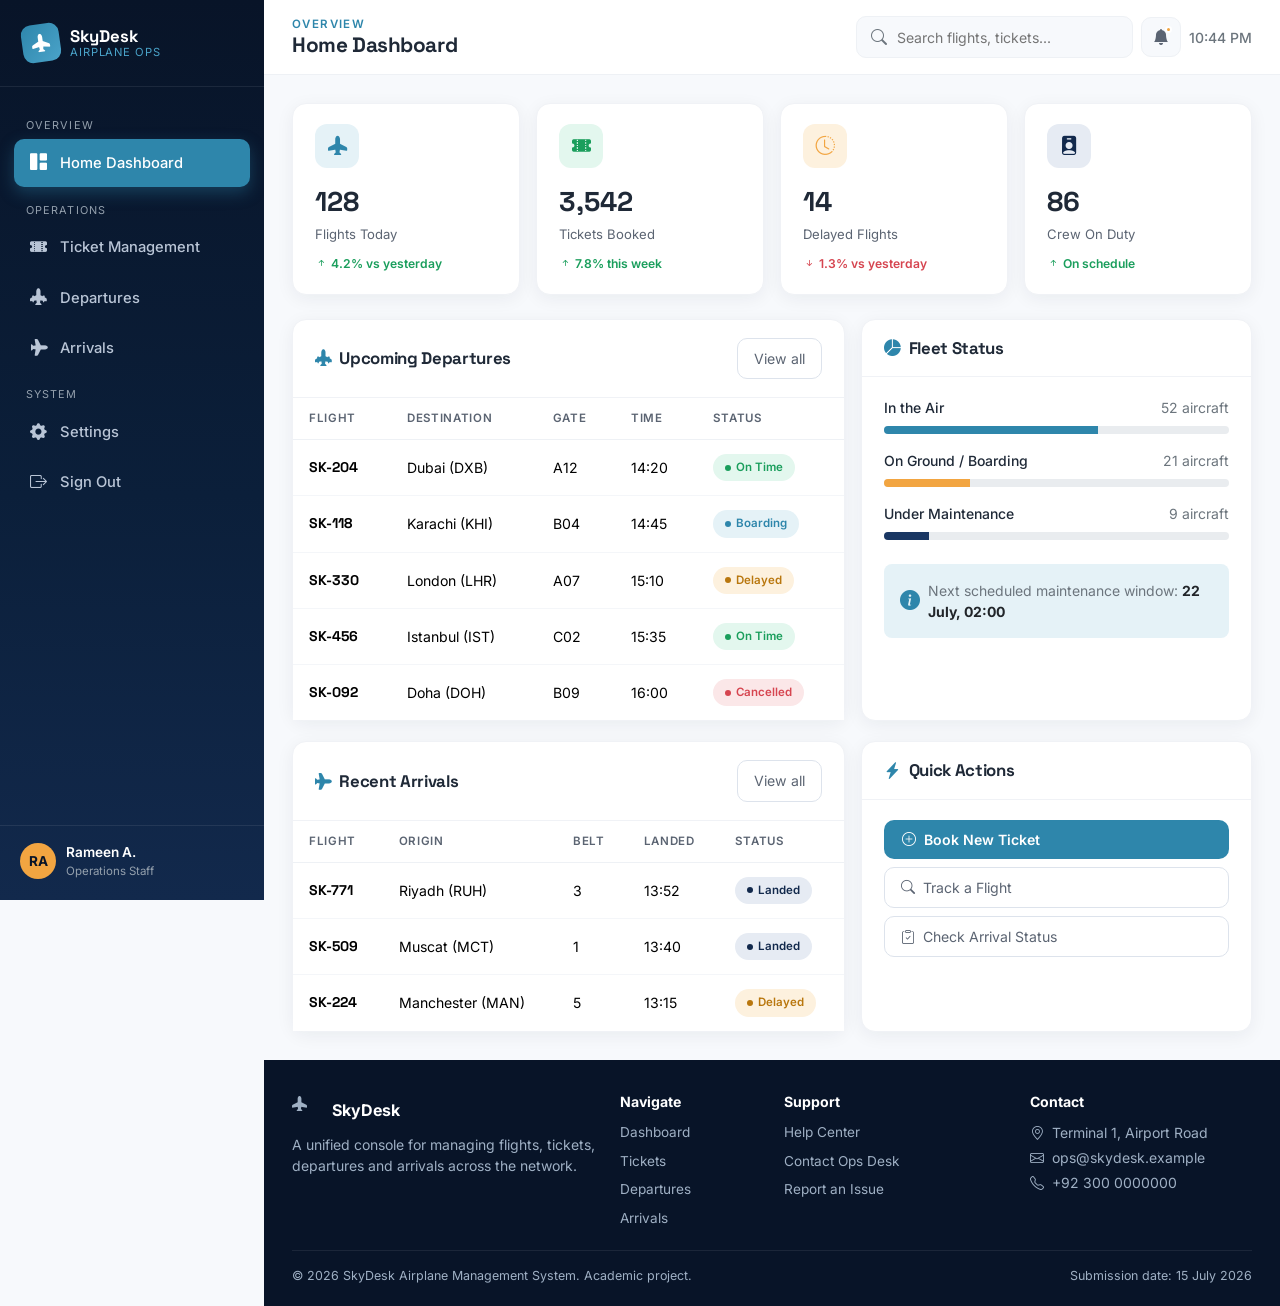
<file: index.html>
<!DOCTYPE html>
<html lang="en">
<head>
<meta charset="UTF-8">
<meta name="viewport" content="width=device-width, initial-scale=1.0">
<title>Dashboard · SkyDesk Airplane Management</title>
<link rel="preconnect" href="https://fonts.googleapis.com">
<link href="https://fonts.googleapis.com/css2?family=Inter:wght@400;500;600;700&family=Space+Grotesk:wght@500;600;700&display=swap" rel="stylesheet">
<link href="https://cdn.jsdelivr.net/npm/bootstrap@5.3.3/dist/css/bootstrap.min.css" rel="stylesheet">
<link rel="stylesheet" href="https://cdn.jsdelivr.net/npm/bootstrap-icons@1.11.3/font/bootstrap-icons.css">
<link rel="stylesheet" href="css/style.css">
</head>
<body>

<div class="app-shell">

  <!-- Sidebar -->
  <aside class="sidebar" id="sidebar">
    <div class="sidebar-brand">
      <div class="brand-icon"><i class="bi bi-airplane-fill"></i></div>
      <div class="brand-text">SkyDesk<small>Airplane Ops</small></div>
    </div>
    <nav class="sidebar-nav">
      <div class="nav-section-label">Overview</div>
      <a href="index.html" class="nav-link active"><i class="bi bi-grid-1x2-fill"></i> Home Dashboard</a>

      <div class="nav-section-label">Operations</div>
      <a href="tickets.html" class="nav-link"><i class="bi bi-ticket-perforated-fill"></i> Ticket Management</a>
      <a href="departures.html" class="nav-link"><i class="bi bi-airplane-engines-fill"></i> Departures</a>
      <a href="arrivals.html" class="nav-link"><i class="bi bi-airplane-fill" style="transform:rotate(90deg);display:inline-block;"></i> Arrivals</a>

      <div class="nav-section-label">System</div>
      <a href="#" class="nav-link"><i class="bi bi-gear-fill"></i> Settings</a>
      <a href="#" class="nav-link"><i class="bi bi-box-arrow-right"></i> Sign Out</a>
    </nav>
    <div class="sidebar-footer">
      <div class="avatar">RA</div>
      <div>
        <div class="staff-name">Rameen A.</div>
        <div class="staff-role">Operations Staff</div>
      </div>
    </div>
  </aside>
  <div class="sidebar-backdrop" id="sidebarBackdrop"></div>

  <!-- Main -->
  <div class="main-content">
    <header class="topbar">
      <div class="d-flex align-items-center gap-3">
        <button class="icon-btn sidebar-toggle-btn" id="sidebarToggle"><i class="bi bi-list fs-5"></i></button>
        <div>
          <div class="page-eyebrow">Overview</div>
          <h1 class="page-title">Home Dashboard</h1>
        </div>
      </div>
      <div class="d-flex align-items-center gap-2">
        <div class="topbar-search">
          <i class="bi bi-search text-secondary"></i>
          <input type="text" placeholder="Search flights, tickets...">
        </div>
        <button class="icon-btn"><i class="bi bi-bell-fill"></i><span class="dot"></span></button>
        <span class="d-none d-md-inline text-secondary small fw-medium" id="liveClock"></span>
      </div>
    </header>

    <main class="content-area">

      <!-- Stat cards -->
      <div class="row g-3 mb-4">
        <div class="col-6 col-lg-3">
          <div class="stat-card">
            <div class="stat-icon bg-sky"><i class="bi bi-airplane-fill"></i></div>
            <div class="stat-value">128</div>
            <div class="stat-label">Flights Today</div>
            <span class="stat-trend up"><i class="bi bi-arrow-up-short"></i> 4.2% vs yesterday</span>
          </div>
        </div>
        <div class="col-6 col-lg-3">
          <div class="stat-card">
            <div class="stat-icon bg-mint"><i class="bi bi-ticket-perforated-fill"></i></div>
            <div class="stat-value">3,542</div>
            <div class="stat-label">Tickets Booked</div>
            <span class="stat-trend up"><i class="bi bi-arrow-up-short"></i> 7.8% this week</span>
          </div>
        </div>
        <div class="col-6 col-lg-3">
          <div class="stat-card">
            <div class="stat-icon bg-amber"><i class="bi bi-clock-history"></i></div>
            <div class="stat-value">14</div>
            <div class="stat-label">Delayed Flights</div>
            <span class="stat-trend down"><i class="bi bi-arrow-down-short"></i> 1.3% vs yesterday</span>
          </div>
        </div>
        <div class="col-6 col-lg-3">
          <div class="stat-card">
            <div class="stat-icon bg-navy"><i class="bi bi-person-badge-fill"></i></div>
            <div class="stat-value">86</div>
            <div class="stat-label">Crew On Duty</div>
            <span class="stat-trend up"><i class="bi bi-arrow-up-short"></i> On schedule</span>
          </div>
        </div>
      </div>

      <div class="row g-3">
        <!-- Upcoming departures panel -->
        <div class="col-lg-7">
          <div class="panel h-100">
            <div class="panel-header">
              <h2><i class="bi bi-airplane-engines-fill text-sky me-1"></i> Upcoming Departures</h2>
              <a href="departures.html" class="btn-outline-brand btn btn-sm">View all</a>
            </div>
            <div class="table-responsive">
              <table class="table table-clean mb-0">
                <thead>
                  <tr><th>Flight</th><th>Destination</th><th>Gate</th><th>Time</th><th>Status</th></tr>
                </thead>
                <tbody>
                  <tr><td class="flight-code">SK-204</td><td>Dubai (DXB)</td><td>A12</td><td>14:20</td><td><span class="badge-status badge-ontime">On Time</span></td></tr>
                  <tr><td class="flight-code">SK-118</td><td>Karachi (KHI)</td><td>B04</td><td>14:45</td><td><span class="badge-status badge-boarding">Boarding</span></td></tr>
                  <tr><td class="flight-code">SK-330</td><td>London (LHR)</td><td>A07</td><td>15:10</td><td><span class="badge-status badge-delayed">Delayed</span></td></tr>
                  <tr><td class="flight-code">SK-456</td><td>Istanbul (IST)</td><td>C02</td><td>15:35</td><td><span class="badge-status badge-ontime">On Time</span></td></tr>
                  <tr><td class="flight-code">SK-092</td><td>Doha (DOH)</td><td>B09</td><td>16:00</td><td><span class="badge-status badge-cancelled">Cancelled</span></td></tr>
                </tbody>
              </table>
            </div>
          </div>
        </div>

        <!-- Fleet status -->
        <div class="col-lg-5">
          <div class="panel h-100">
            <div class="panel-header">
              <h2><i class="bi bi-pie-chart-fill text-sky me-1"></i> Fleet Status</h2>
            </div>
            <div class="panel-body">
              <div class="d-flex justify-content-between align-items-center mb-2">
                <span class="small fw-medium">In the Air</span>
                <span class="small text-secondary">52 aircraft</span>
              </div>
              <div class="progress mb-3" style="height:8px;border-radius:8px;">
                <div class="progress-bar" style="width:62%;background:var(--sky-500);"></div>
              </div>

              <div class="d-flex justify-content-between align-items-center mb-2">
                <span class="small fw-medium">On Ground / Boarding</span>
                <span class="small text-secondary">21 aircraft</span>
              </div>
              <div class="progress mb-3" style="height:8px;border-radius:8px;">
                <div class="progress-bar" style="width:25%;background:var(--amber-500);"></div>
              </div>

              <div class="d-flex justify-content-between align-items-center mb-2">
                <span class="small fw-medium">Under Maintenance</span>
                <span class="small text-secondary">9 aircraft</span>
              </div>
              <div class="progress mb-4" style="height:8px;border-radius:8px;">
                <div class="progress-bar" style="width:13%;background:var(--navy-700);"></div>
              </div>

              <div class="d-flex align-items-center gap-2 p-3 rounded-3" style="background:var(--sky-100);">
                <i class="bi bi-info-circle-fill text-sky fs-5"></i>
                <div class="small text-secondary">Next scheduled maintenance window: <strong class="text-dark">22 July, 02:00</strong></div>
              </div>
            </div>
          </div>
        </div>
      </div>

      <div class="row g-3 mt-1">
        <div class="col-lg-7">
          <div class="panel">
            <div class="panel-header">
              <h2><i class="bi bi-airplane-fill text-sky me-1" style="transform:rotate(90deg);display:inline-block;"></i> Recent Arrivals</h2>
              <a href="arrivals.html" class="btn-outline-brand btn btn-sm">View all</a>
            </div>
            <div class="table-responsive">
              <table class="table table-clean mb-0">
                <thead>
                  <tr><th>Flight</th><th>Origin</th><th>Belt</th><th>Landed</th><th>Status</th></tr>
                </thead>
                <tbody>
                  <tr><td class="flight-code">SK-771</td><td>Riyadh (RUH)</td><td>3</td><td>13:52</td><td><span class="badge-status badge-landed">Landed</span></td></tr>
                  <tr><td class="flight-code">SK-509</td><td>Muscat (MCT)</td><td>1</td><td>13:40</td><td><span class="badge-status badge-landed">Landed</span></td></tr>
                  <tr><td class="flight-code">SK-224</td><td>Manchester (MAN)</td><td>5</td><td>13:15</td><td><span class="badge-status badge-delayed">Delayed</span></td></tr>
                </tbody>
              </table>
            </div>
          </div>
        </div>

        <div class="col-lg-5">
          <div class="panel h-100">
            <div class="panel-header">
              <h2><i class="bi bi-lightning-charge-fill text-sky me-1"></i> Quick Actions</h2>
            </div>
            <div class="panel-body d-grid gap-2">
              <a href="tickets.html" class="btn btn-brand text-start"><i class="bi bi-plus-circle me-2"></i>Book New Ticket</a>
              <a href="departures.html" class="btn btn-outline-brand text-start"><i class="bi bi-search me-2"></i>Track a Flight</a>
              <a href="arrivals.html" class="btn btn-outline-brand text-start"><i class="bi bi-clipboard-check me-2"></i>Check Arrival Status</a>
            </div>
          </div>
        </div>
      </div>

    </main>

    <!-- Footer -->
    <footer class="app-footer">
      <div class="row g-4">
        <div class="col-md-4">
          <div class="d-flex align-items-center gap-2 mb-2">
            <div class="brand-icon" style="width:32px;height:32px;font-size:15px;"><i class="bi bi-airplane-fill"></i></div>
            <span class="fw-bold text-white">SkyDesk</span>
          </div>
          <p class="small mb-0">A unified console for managing flights, tickets, departures and arrivals across the network.</p>
        </div>
        <div class="col-6 col-md-2">
          <h6>Navigate</h6>
          <div class="d-flex flex-column gap-2">
            <a href="index.html">Dashboard</a>
            <a href="tickets.html">Tickets</a>
            <a href="departures.html">Departures</a>
            <a href="arrivals.html">Arrivals</a>
          </div>
        </div>
        <div class="col-6 col-md-3">
          <h6>Support</h6>
          <div class="d-flex flex-column gap-2">
            <a href="#">Help Center</a>
            <a href="#">Contact Ops Desk</a>
            <a href="#">Report an Issue</a>
          </div>
        </div>
        <div class="col-md-3">
          <h6>Contact</h6>
          <p class="small mb-1"><i class="bi bi-geo-alt me-1"></i> Terminal 1, Airport Road</p>
          <p class="small mb-1"><i class="bi bi-envelope me-1"></i> ops@skydesk.example</p>
          <p class="small"><i class="bi bi-telephone me-1"></i> +92 300 0000000</p>
        </div>
      </div>
      <div class="foot-bottom">
        <span>&copy; 2026 SkyDesk Airplane Management System. Academic project.</span>
        <span>Submission date: 15 July 2026</span>
      </div>
    </footer>
  </div>
</div>

<script src="https://cdn.jsdelivr.net/npm/bootstrap@5.3.3/dist/js/bootstrap.bundle.min.js"></script>
<script src="js/app.js"></script>
</body>
</html>
</file>
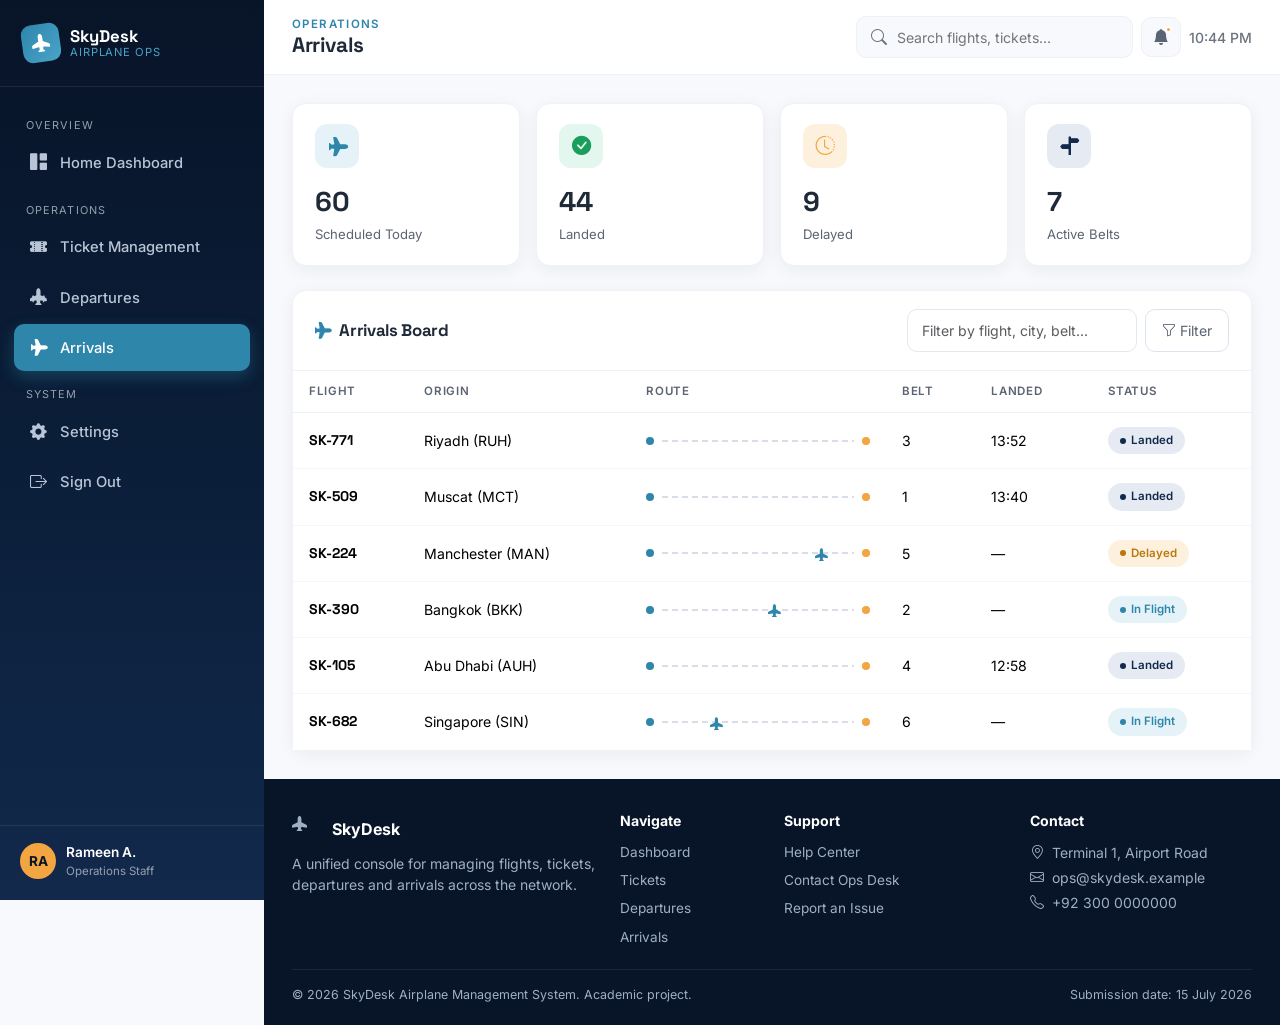
<file: arrivals.html>
<!DOCTYPE html>
<html lang="en">
<head>
<meta charset="UTF-8">
<meta name="viewport" content="width=device-width, initial-scale=1.0">
<title>Arrivals · SkyDesk Airplane Management</title>
<link rel="preconnect" href="https://fonts.googleapis.com">
<link href="https://fonts.googleapis.com/css2?family=Inter:wght@400;500;600;700&family=Space+Grotesk:wght@500;600;700&display=swap" rel="stylesheet">
<link href="https://cdn.jsdelivr.net/npm/bootstrap@5.3.3/dist/css/bootstrap.min.css" rel="stylesheet">
<link rel="stylesheet" href="https://cdn.jsdelivr.net/npm/bootstrap-icons@1.11.3/font/bootstrap-icons.css">
<link rel="stylesheet" href="css/style.css">
</head>
<body>

<div class="app-shell">

  <!-- Sidebar -->
  <aside class="sidebar" id="sidebar">
    <div class="sidebar-brand">
      <div class="brand-icon"><i class="bi bi-airplane-fill"></i></div>
      <div class="brand-text">SkyDesk<small>Airplane Ops</small></div>
    </div>
    <nav class="sidebar-nav">
      <div class="nav-section-label">Overview</div>
      <a href="index.html" class="nav-link"><i class="bi bi-grid-1x2-fill"></i> Home Dashboard</a>

      <div class="nav-section-label">Operations</div>
      <a href="tickets.html" class="nav-link"><i class="bi bi-ticket-perforated-fill"></i> Ticket Management</a>
      <a href="departures.html" class="nav-link"><i class="bi bi-airplane-engines-fill"></i> Departures</a>
      <a href="arrivals.html" class="nav-link active"><i class="bi bi-airplane-fill" style="transform:rotate(90deg);display:inline-block;"></i> Arrivals</a>

      <div class="nav-section-label">System</div>
      <a href="#" class="nav-link"><i class="bi bi-gear-fill"></i> Settings</a>
      <a href="#" class="nav-link"><i class="bi bi-box-arrow-right"></i> Sign Out</a>
    </nav>
    <div class="sidebar-footer">
      <div class="avatar">RA</div>
      <div>
        <div class="staff-name">Rameen A.</div>
        <div class="staff-role">Operations Staff</div>
      </div>
    </div>
  </aside>
  <div class="sidebar-backdrop" id="sidebarBackdrop"></div>

  <!-- Main -->
  <div class="main-content">
    <header class="topbar">
      <div class="d-flex align-items-center gap-3">
        <button class="icon-btn sidebar-toggle-btn" id="sidebarToggle"><i class="bi bi-list fs-5"></i></button>
        <div>
          <div class="page-eyebrow">Operations</div>
          <h1 class="page-title">Arrivals</h1>
        </div>
      </div>
      <div class="d-flex align-items-center gap-2">
        <div class="topbar-search">
          <i class="bi bi-search text-secondary"></i>
          <input type="text" placeholder="Search flights, tickets...">
        </div>
        <button class="icon-btn"><i class="bi bi-bell-fill"></i><span class="dot"></span></button>
        <span class="d-none d-md-inline text-secondary small fw-medium" id="liveClock"></span>
      </div>
    </header>

    <main class="content-area">

      <div class="row g-3 mb-4">
        <div class="col-6 col-lg-3">
          <div class="stat-card">
            <div class="stat-icon bg-sky"><i class="bi bi-airplane-fill" style="transform:rotate(90deg);display:inline-block;"></i></div>
            <div class="stat-value">60</div>
            <div class="stat-label">Scheduled Today</div>
          </div>
        </div>
        <div class="col-6 col-lg-3">
          <div class="stat-card">
            <div class="stat-icon bg-mint"><i class="bi bi-check-circle-fill"></i></div>
            <div class="stat-value">44</div>
            <div class="stat-label">Landed</div>
          </div>
        </div>
        <div class="col-6 col-lg-3">
          <div class="stat-card">
            <div class="stat-icon bg-amber"><i class="bi bi-clock-history"></i></div>
            <div class="stat-value">9</div>
            <div class="stat-label">Delayed</div>
          </div>
        </div>
        <div class="col-6 col-lg-3">
          <div class="stat-card">
            <div class="stat-icon bg-navy"><i class="bi bi-signpost-split-fill"></i></div>
            <div class="stat-value">7</div>
            <div class="stat-label">Active Belts</div>
          </div>
        </div>
      </div>

      <div class="panel">
        <div class="panel-header flex-wrap gap-2">
          <h2><i class="bi bi-airplane-fill text-sky me-1" style="transform:rotate(90deg);display:inline-block;"></i> Arrivals Board</h2>
          <div class="d-flex gap-2">
            <input id="tableSearch" type="text" class="form-control form-control-clean" placeholder="Filter by flight, city, belt..." style="width:230px;">
            <button class="btn btn-outline-brand btn-sm"><i class="bi bi-funnel me-1"></i>Filter</button>
          </div>
        </div>
        <div class="table-responsive">
          <table class="table table-clean mb-0" id="dataTable">
            <thead>
              <tr><th>Flight</th><th>Origin</th><th>Route</th><th>Belt</th><th>Landed</th><th>Status</th></tr>
            </thead>
            <tbody>
              <tr>
                <td class="flight-code">SK-771</td><td>Riyadh (RUH)</td>
                <td><div class="route-track"><span class="dot-o"></span><div class="line"></div><span class="dot-d"></span></div></td>
                <td>3</td><td>13:52</td><td><span class="badge-status badge-landed">Landed</span></td>
              </tr>
              <tr>
                <td class="flight-code">SK-509</td><td>Muscat (MCT)</td>
                <td><div class="route-track"><span class="dot-o"></span><div class="line"></div><span class="dot-d"></span></div></td>
                <td>1</td><td>13:40</td><td><span class="badge-status badge-landed">Landed</span></td>
              </tr>
              <tr>
                <td class="flight-code">SK-224</td><td>Manchester (MAN)</td>
                <td><div class="route-track"><span class="dot-o"></span><div class="line"><i class="bi bi-airplane-fill plane-mark" style="left:80%;"></i></div><span class="dot-d"></span></div></td>
                <td>5</td><td>—</td><td><span class="badge-status badge-delayed">Delayed</span></td>
              </tr>
              <tr>
                <td class="flight-code">SK-390</td><td>Bangkok (BKK)</td>
                <td><div class="route-track"><span class="dot-o"></span><div class="line"><i class="bi bi-airplane-fill plane-mark" style="left:55%;"></i></div><span class="dot-d"></span></div></td>
                <td>2</td><td>—</td><td><span class="badge-status badge-boarding">In Flight</span></td>
              </tr>
              <tr>
                <td class="flight-code">SK-105</td><td>Abu Dhabi (AUH)</td>
                <td><div class="route-track"><span class="dot-o"></span><div class="line"></div><span class="dot-d"></span></div></td>
                <td>4</td><td>12:58</td><td><span class="badge-status badge-landed">Landed</span></td>
              </tr>
              <tr>
                <td class="flight-code">SK-682</td><td>Singapore (SIN)</td>
                <td><div class="route-track"><span class="dot-o"></span><div class="line"><i class="bi bi-airplane-fill plane-mark" style="left:25%;"></i></div><span class="dot-d"></span></div></td>
                <td>6</td><td>—</td><td><span class="badge-status badge-boarding">In Flight</span></td>
              </tr>
            </tbody>
          </table>
        </div>
      </div>
    </main>

    <!-- Footer -->
    <footer class="app-footer">
      <div class="row g-4">
        <div class="col-md-4">
          <div class="d-flex align-items-center gap-2 mb-2">
            <div class="brand-icon" style="width:32px;height:32px;font-size:15px;"><i class="bi bi-airplane-fill"></i></div>
            <span class="fw-bold text-white">SkyDesk</span>
          </div>
          <p class="small mb-0">A unified console for managing flights, tickets, departures and arrivals across the network.</p>
        </div>
        <div class="col-6 col-md-2">
          <h6>Navigate</h6>
          <div class="d-flex flex-column gap-2">
            <a href="index.html">Dashboard</a>
            <a href="tickets.html">Tickets</a>
            <a href="departures.html">Departures</a>
            <a href="arrivals.html">Arrivals</a>
          </div>
        </div>
        <div class="col-6 col-md-3">
          <h6>Support</h6>
          <div class="d-flex flex-column gap-2">
            <a href="#">Help Center</a>
            <a href="#">Contact Ops Desk</a>
            <a href="#">Report an Issue</a>
          </div>
        </div>
        <div class="col-md-3">
          <h6>Contact</h6>
          <p class="small mb-1"><i class="bi bi-geo-alt me-1"></i> Terminal 1, Airport Road</p>
          <p class="small mb-1"><i class="bi bi-envelope me-1"></i> ops@skydesk.example</p>
          <p class="small"><i class="bi bi-telephone me-1"></i> +92 300 0000000</p>
        </div>
      </div>
      <div class="foot-bottom">
        <span>&copy; 2026 SkyDesk Airplane Management System. Academic project.</span>
        <span>Submission date: 15 July 2026</span>
      </div>
    </footer>
  </div>
</div>

<script src="https://cdn.jsdelivr.net/npm/bootstrap@5.3.3/dist/js/bootstrap.bundle.min.js"></script>
<script src="js/app.js"></script>
</body>
</html>
</file>
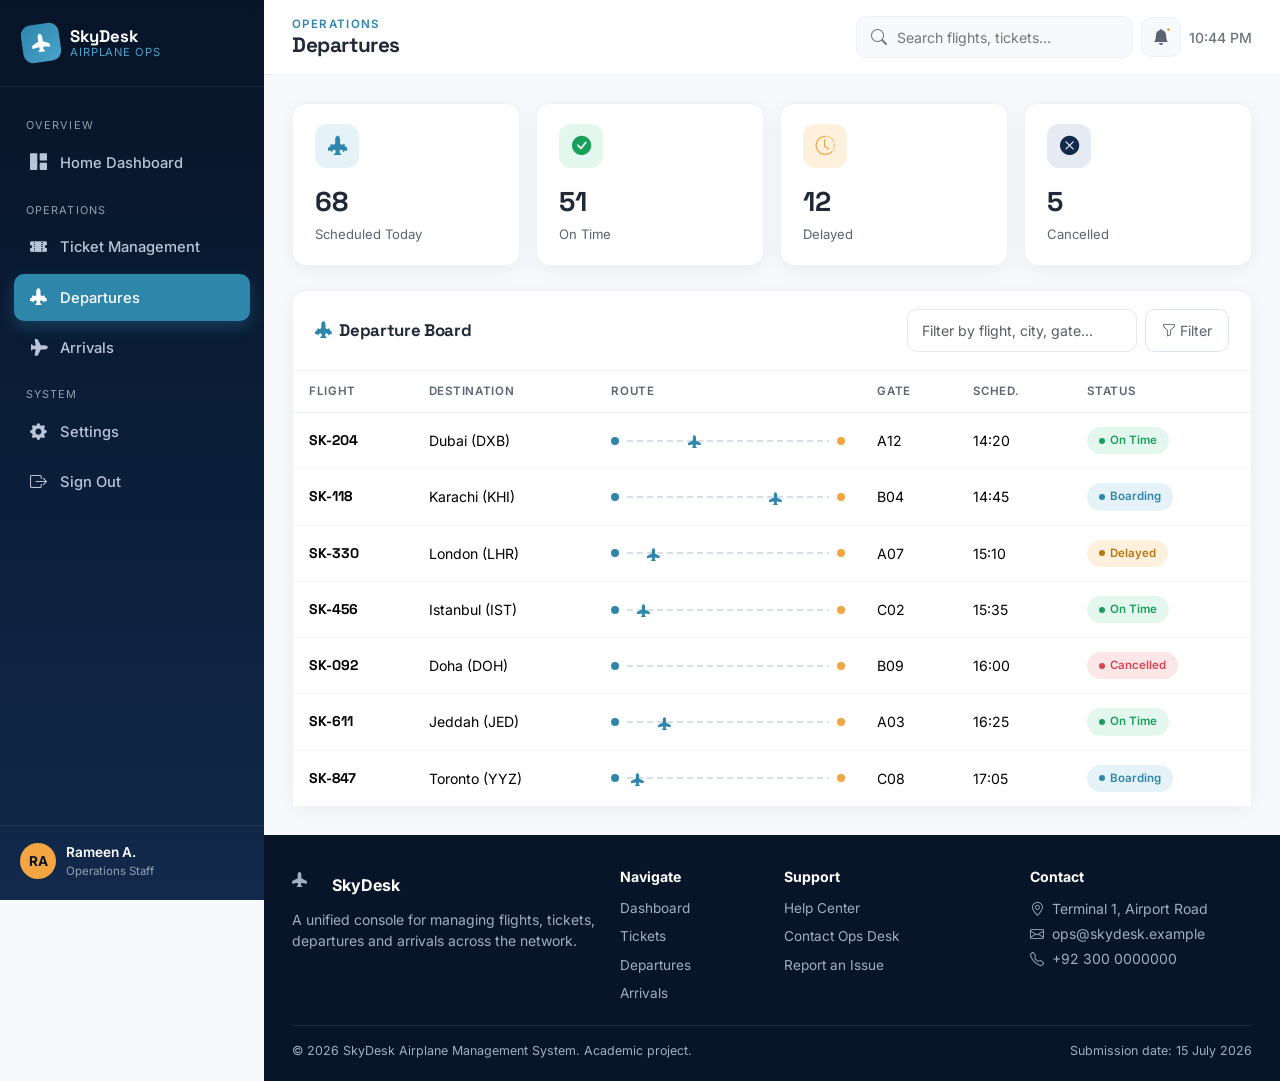
<file: departures.html>
<!DOCTYPE html>
<html lang="en">
<head>
<meta charset="UTF-8">
<meta name="viewport" content="width=device-width, initial-scale=1.0">
<title>Departures · SkyDesk Airplane Management</title>
<link rel="preconnect" href="https://fonts.googleapis.com">
<link href="https://fonts.googleapis.com/css2?family=Inter:wght@400;500;600;700&family=Space+Grotesk:wght@500;600;700&display=swap" rel="stylesheet">
<link href="https://cdn.jsdelivr.net/npm/bootstrap@5.3.3/dist/css/bootstrap.min.css" rel="stylesheet">
<link rel="stylesheet" href="https://cdn.jsdelivr.net/npm/bootstrap-icons@1.11.3/font/bootstrap-icons.css">
<link rel="stylesheet" href="css/style.css">
</head>
<body>

<div class="app-shell">

  <!-- Sidebar -->
  <aside class="sidebar" id="sidebar">
    <div class="sidebar-brand">
      <div class="brand-icon"><i class="bi bi-airplane-fill"></i></div>
      <div class="brand-text">SkyDesk<small>Airplane Ops</small></div>
    </div>
    <nav class="sidebar-nav">
      <div class="nav-section-label">Overview</div>
      <a href="index.html" class="nav-link"><i class="bi bi-grid-1x2-fill"></i> Home Dashboard</a>

      <div class="nav-section-label">Operations</div>
      <a href="tickets.html" class="nav-link"><i class="bi bi-ticket-perforated-fill"></i> Ticket Management</a>
      <a href="departures.html" class="nav-link active"><i class="bi bi-airplane-engines-fill"></i> Departures</a>
      <a href="arrivals.html" class="nav-link"><i class="bi bi-airplane-fill" style="transform:rotate(90deg);display:inline-block;"></i> Arrivals</a>

      <div class="nav-section-label">System</div>
      <a href="#" class="nav-link"><i class="bi bi-gear-fill"></i> Settings</a>
      <a href="#" class="nav-link"><i class="bi bi-box-arrow-right"></i> Sign Out</a>
    </nav>
    <div class="sidebar-footer">
      <div class="avatar">RA</div>
      <div>
        <div class="staff-name">Rameen A.</div>
        <div class="staff-role">Operations Staff</div>
      </div>
    </div>
  </aside>
  <div class="sidebar-backdrop" id="sidebarBackdrop"></div>

  <!-- Main -->
  <div class="main-content">
    <header class="topbar">
      <div class="d-flex align-items-center gap-3">
        <button class="icon-btn sidebar-toggle-btn" id="sidebarToggle"><i class="bi bi-list fs-5"></i></button>
        <div>
          <div class="page-eyebrow">Operations</div>
          <h1 class="page-title">Departures</h1>
        </div>
      </div>
      <div class="d-flex align-items-center gap-2">
        <div class="topbar-search">
          <i class="bi bi-search text-secondary"></i>
          <input type="text" placeholder="Search flights, tickets...">
        </div>
        <button class="icon-btn"><i class="bi bi-bell-fill"></i><span class="dot"></span></button>
        <span class="d-none d-md-inline text-secondary small fw-medium" id="liveClock"></span>
      </div>
    </header>

    <main class="content-area">

      <div class="row g-3 mb-4">
        <div class="col-6 col-lg-3">
          <div class="stat-card">
            <div class="stat-icon bg-sky"><i class="bi bi-airplane-engines-fill"></i></div>
            <div class="stat-value">68</div>
            <div class="stat-label">Scheduled Today</div>
          </div>
        </div>
        <div class="col-6 col-lg-3">
          <div class="stat-card">
            <div class="stat-icon bg-mint"><i class="bi bi-check-circle-fill"></i></div>
            <div class="stat-value">51</div>
            <div class="stat-label">On Time</div>
          </div>
        </div>
        <div class="col-6 col-lg-3">
          <div class="stat-card">
            <div class="stat-icon bg-amber"><i class="bi bi-clock-history"></i></div>
            <div class="stat-value">12</div>
            <div class="stat-label">Delayed</div>
          </div>
        </div>
        <div class="col-6 col-lg-3">
          <div class="stat-card">
            <div class="stat-icon bg-navy"><i class="bi bi-x-circle-fill"></i></div>
            <div class="stat-value">5</div>
            <div class="stat-label">Cancelled</div>
          </div>
        </div>
      </div>

      <div class="panel">
        <div class="panel-header flex-wrap gap-2">
          <h2><i class="bi bi-airplane-engines-fill text-sky me-1"></i> Departure Board</h2>
          <div class="d-flex gap-2">
            <input id="tableSearch" type="text" class="form-control form-control-clean" placeholder="Filter by flight, city, gate..." style="width:230px;">
            <button class="btn btn-outline-brand btn-sm"><i class="bi bi-funnel me-1"></i>Filter</button>
          </div>
        </div>
        <div class="table-responsive">
          <table class="table table-clean mb-0" id="dataTable">
            <thead>
              <tr><th>Flight</th><th>Destination</th><th>Route</th><th>Gate</th><th>Sched.</th><th>Status</th></tr>
            </thead>
            <tbody>
              <tr>
                <td class="flight-code">SK-204</td><td>Dubai (DXB)</td>
                <td><div class="route-track"><span class="dot-o"></span><div class="line"><i class="bi bi-airplane-fill plane-mark" style="left:30%;"></i></div><span class="dot-d"></span></div></td>
                <td>A12</td><td>14:20</td><td><span class="badge-status badge-ontime">On Time</span></td>
              </tr>
              <tr>
                <td class="flight-code">SK-118</td><td>Karachi (KHI)</td>
                <td><div class="route-track"><span class="dot-o"></span><div class="line"><i class="bi bi-airplane-fill plane-mark" style="left:70%;"></i></div><span class="dot-d"></span></div></td>
                <td>B04</td><td>14:45</td><td><span class="badge-status badge-boarding">Boarding</span></td>
              </tr>
              <tr>
                <td class="flight-code">SK-330</td><td>London (LHR)</td>
                <td><div class="route-track"><span class="dot-o"></span><div class="line"><i class="bi bi-airplane-fill plane-mark" style="left:10%;"></i></div><span class="dot-d"></span></div></td>
                <td>A07</td><td>15:10</td><td><span class="badge-status badge-delayed">Delayed</span></td>
              </tr>
              <tr>
                <td class="flight-code">SK-456</td><td>Istanbul (IST)</td>
                <td><div class="route-track"><span class="dot-o"></span><div class="line"><i class="bi bi-airplane-fill plane-mark" style="left:5%;"></i></div><span class="dot-d"></span></div></td>
                <td>C02</td><td>15:35</td><td><span class="badge-status badge-ontime">On Time</span></td>
              </tr>
              <tr>
                <td class="flight-code">SK-092</td><td>Doha (DOH)</td>
                <td><div class="route-track"><span class="dot-o"></span><div class="line"></div><span class="dot-d"></span></div></td>
                <td>B09</td><td>16:00</td><td><span class="badge-status badge-cancelled">Cancelled</span></td>
              </tr>
              <tr>
                <td class="flight-code">SK-611</td><td>Jeddah (JED)</td>
                <td><div class="route-track"><span class="dot-o"></span><div class="line"><i class="bi bi-airplane-fill plane-mark" style="left:15%;"></i></div><span class="dot-d"></span></div></td>
                <td>A03</td><td>16:25</td><td><span class="badge-status badge-ontime">On Time</span></td>
              </tr>
              <tr>
                <td class="flight-code">SK-847</td><td>Toronto (YYZ)</td>
                <td><div class="route-track"><span class="dot-o"></span><div class="line"><i class="bi bi-airplane-fill plane-mark" style="left:2%;"></i></div><span class="dot-d"></span></div></td>
                <td>C08</td><td>17:05</td><td><span class="badge-status badge-boarding">Boarding</span></td>
              </tr>
            </tbody>
          </table>
        </div>
      </div>
    </main>

    <!-- Footer -->
    <footer class="app-footer">
      <div class="row g-4">
        <div class="col-md-4">
          <div class="d-flex align-items-center gap-2 mb-2">
            <div class="brand-icon" style="width:32px;height:32px;font-size:15px;"><i class="bi bi-airplane-fill"></i></div>
            <span class="fw-bold text-white">SkyDesk</span>
          </div>
          <p class="small mb-0">A unified console for managing flights, tickets, departures and arrivals across the network.</p>
        </div>
        <div class="col-6 col-md-2">
          <h6>Navigate</h6>
          <div class="d-flex flex-column gap-2">
            <a href="index.html">Dashboard</a>
            <a href="tickets.html">Tickets</a>
            <a href="departures.html">Departures</a>
            <a href="arrivals.html">Arrivals</a>
          </div>
        </div>
        <div class="col-6 col-md-3">
          <h6>Support</h6>
          <div class="d-flex flex-column gap-2">
            <a href="#">Help Center</a>
            <a href="#">Contact Ops Desk</a>
            <a href="#">Report an Issue</a>
          </div>
        </div>
        <div class="col-md-3">
          <h6>Contact</h6>
          <p class="small mb-1"><i class="bi bi-geo-alt me-1"></i> Terminal 1, Airport Road</p>
          <p class="small mb-1"><i class="bi bi-envelope me-1"></i> ops@skydesk.example</p>
          <p class="small"><i class="bi bi-telephone me-1"></i> +92 300 0000000</p>
        </div>
      </div>
      <div class="foot-bottom">
        <span>&copy; 2026 SkyDesk Airplane Management System. Academic project.</span>
        <span>Submission date: 15 July 2026</span>
      </div>
    </footer>
  </div>
</div>

<script src="https://cdn.jsdelivr.net/npm/bootstrap@5.3.3/dist/js/bootstrap.bundle.min.js"></script>
<script src="js/app.js"></script>
</body>
</html>
</file>
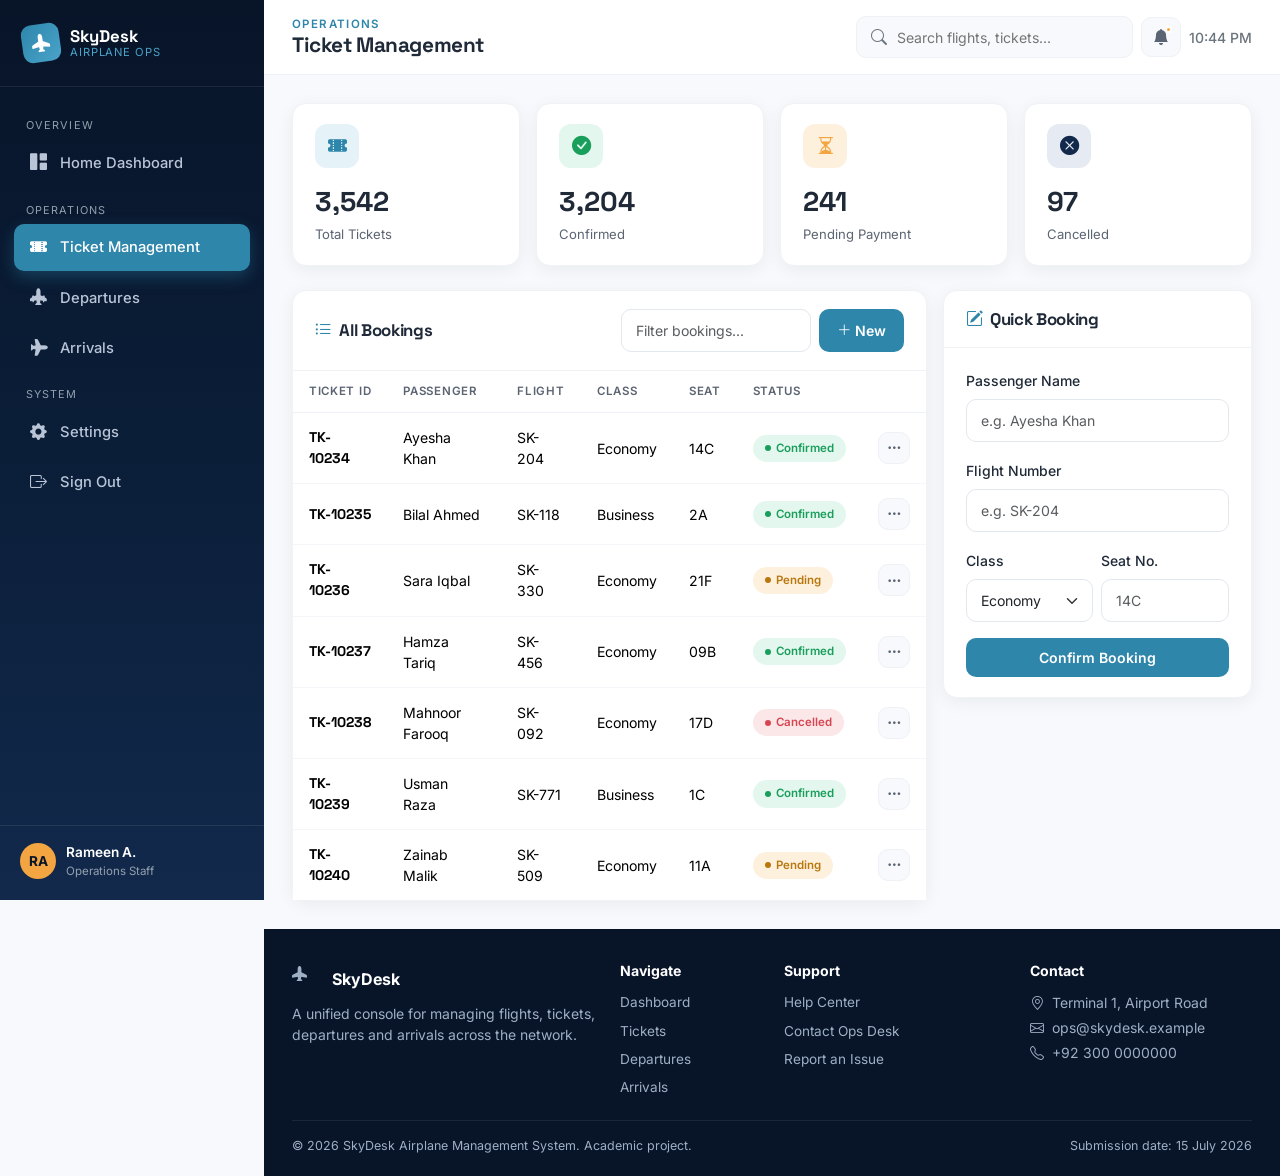
<file: tickets.html>
<!DOCTYPE html>
<html lang="en">
<head>
<meta charset="UTF-8">
<meta name="viewport" content="width=device-width, initial-scale=1.0">
<title>Ticket Management · SkyDesk Airplane Management</title>
<link rel="preconnect" href="https://fonts.googleapis.com">
<link href="https://fonts.googleapis.com/css2?family=Inter:wght@400;500;600;700&family=Space+Grotesk:wght@500;600;700&display=swap" rel="stylesheet">
<link href="https://cdn.jsdelivr.net/npm/bootstrap@5.3.3/dist/css/bootstrap.min.css" rel="stylesheet">
<link rel="stylesheet" href="https://cdn.jsdelivr.net/npm/bootstrap-icons@1.11.3/font/bootstrap-icons.css">
<link rel="stylesheet" href="css/style.css">
</head>
<body>

<div class="app-shell">

  <!-- Sidebar -->
  <aside class="sidebar" id="sidebar">
    <div class="sidebar-brand">
      <div class="brand-icon"><i class="bi bi-airplane-fill"></i></div>
      <div class="brand-text">SkyDesk<small>Airplane Ops</small></div>
    </div>
    <nav class="sidebar-nav">
      <div class="nav-section-label">Overview</div>
      <a href="index.html" class="nav-link"><i class="bi bi-grid-1x2-fill"></i> Home Dashboard</a>

      <div class="nav-section-label">Operations</div>
      <a href="tickets.html" class="nav-link active"><i class="bi bi-ticket-perforated-fill"></i> Ticket Management</a>
      <a href="departures.html" class="nav-link"><i class="bi bi-airplane-engines-fill"></i> Departures</a>
      <a href="arrivals.html" class="nav-link"><i class="bi bi-airplane-fill" style="transform:rotate(90deg);display:inline-block;"></i> Arrivals</a>

      <div class="nav-section-label">System</div>
      <a href="#" class="nav-link"><i class="bi bi-gear-fill"></i> Settings</a>
      <a href="#" class="nav-link"><i class="bi bi-box-arrow-right"></i> Sign Out</a>
    </nav>
    <div class="sidebar-footer">
      <div class="avatar">RA</div>
      <div>
        <div class="staff-name">Rameen A.</div>
        <div class="staff-role">Operations Staff</div>
      </div>
    </div>
  </aside>
  <div class="sidebar-backdrop" id="sidebarBackdrop"></div>

  <!-- Main -->
  <div class="main-content">
    <header class="topbar">
      <div class="d-flex align-items-center gap-3">
        <button class="icon-btn sidebar-toggle-btn" id="sidebarToggle"><i class="bi bi-list fs-5"></i></button>
        <div>
          <div class="page-eyebrow">Operations</div>
          <h1 class="page-title">Ticket Management</h1>
        </div>
      </div>
      <div class="d-flex align-items-center gap-2">
        <div class="topbar-search">
          <i class="bi bi-search text-secondary"></i>
          <input type="text" placeholder="Search flights, tickets...">
        </div>
        <button class="icon-btn"><i class="bi bi-bell-fill"></i><span class="dot"></span></button>
        <span class="d-none d-md-inline text-secondary small fw-medium" id="liveClock"></span>
      </div>
    </header>

    <main class="content-area">

      <!-- Summary cards -->
      <div class="row g-3 mb-4">
        <div class="col-6 col-lg-3">
          <div class="stat-card">
            <div class="stat-icon bg-sky"><i class="bi bi-ticket-perforated-fill"></i></div>
            <div class="stat-value">3,542</div>
            <div class="stat-label">Total Tickets</div>
          </div>
        </div>
        <div class="col-6 col-lg-3">
          <div class="stat-card">
            <div class="stat-icon bg-mint"><i class="bi bi-check-circle-fill"></i></div>
            <div class="stat-value">3,204</div>
            <div class="stat-label">Confirmed</div>
          </div>
        </div>
        <div class="col-6 col-lg-3">
          <div class="stat-card">
            <div class="stat-icon bg-amber"><i class="bi bi-hourglass-split"></i></div>
            <div class="stat-value">241</div>
            <div class="stat-label">Pending Payment</div>
          </div>
        </div>
        <div class="col-6 col-lg-3">
          <div class="stat-card">
            <div class="stat-icon bg-navy"><i class="bi bi-x-circle-fill"></i></div>
            <div class="stat-value">97</div>
            <div class="stat-label">Cancelled</div>
          </div>
        </div>
      </div>

      <div class="row g-3">
        <!-- Ticket table -->
        <div class="col-lg-8">
          <div class="panel">
            <div class="panel-header flex-wrap gap-2">
              <h2><i class="bi bi-list-ul text-sky me-1"></i> All Bookings</h2>
              <div class="d-flex gap-2">
                <input id="tableSearch" type="text" class="form-control form-control-clean" placeholder="Filter bookings..." style="width:190px;">
                <button class="btn btn-brand btn-sm" data-bs-toggle="modal" data-bs-target="#newTicketModal"><i class="bi bi-plus-lg me-1"></i>New</button>
              </div>
            </div>
            <div class="table-responsive">
              <table class="table table-clean mb-0" id="dataTable">
                <thead>
                  <tr><th>Ticket ID</th><th>Passenger</th><th>Flight</th><th>Class</th><th>Seat</th><th>Status</th><th></th></tr>
                </thead>
                <tbody>
                  <tr><td class="flight-code">TK-10234</td><td>Ayesha Khan</td><td>SK-204</td><td>Economy</td><td>14C</td><td><span class="badge-status badge-confirmed">Confirmed</span></td><td><button class="icon-btn" style="width:32px;height:32px;"><i class="bi bi-three-dots"></i></button></td></tr>
                  <tr><td class="flight-code">TK-10235</td><td>Bilal Ahmed</td><td>SK-118</td><td>Business</td><td>2A</td><td><span class="badge-status badge-confirmed">Confirmed</span></td><td><button class="icon-btn" style="width:32px;height:32px;"><i class="bi bi-three-dots"></i></button></td></tr>
                  <tr><td class="flight-code">TK-10236</td><td>Sara Iqbal</td><td>SK-330</td><td>Economy</td><td>21F</td><td><span class="badge-status badge-pending">Pending</span></td><td><button class="icon-btn" style="width:32px;height:32px;"><i class="bi bi-three-dots"></i></button></td></tr>
                  <tr><td class="flight-code">TK-10237</td><td>Hamza Tariq</td><td>SK-456</td><td>Economy</td><td>09B</td><td><span class="badge-status badge-confirmed">Confirmed</span></td><td><button class="icon-btn" style="width:32px;height:32px;"><i class="bi bi-three-dots"></i></button></td></tr>
                  <tr><td class="flight-code">TK-10238</td><td>Mahnoor Farooq</td><td>SK-092</td><td>Economy</td><td>17D</td><td><span class="badge-status badge-cancelled">Cancelled</span></td><td><button class="icon-btn" style="width:32px;height:32px;"><i class="bi bi-three-dots"></i></button></td></tr>
                  <tr><td class="flight-code">TK-10239</td><td>Usman Raza</td><td>SK-771</td><td>Business</td><td>1C</td><td><span class="badge-status badge-confirmed">Confirmed</span></td><td><button class="icon-btn" style="width:32px;height:32px;"><i class="bi bi-three-dots"></i></button></td></tr>
                  <tr><td class="flight-code">TK-10240</td><td>Zainab Malik</td><td>SK-509</td><td>Economy</td><td>11A</td><td><span class="badge-status badge-pending">Pending</span></td><td><button class="icon-btn" style="width:32px;height:32px;"><i class="bi bi-three-dots"></i></button></td></tr>
                </tbody>
              </table>
            </div>
          </div>
        </div>

        <!-- Quick booking form -->
        <div class="col-lg-4">
          <div class="panel">
            <div class="panel-header"><h2><i class="bi bi-pencil-square text-sky me-1"></i> Quick Booking</h2></div>
            <div class="panel-body">
              <form>
                <div class="mb-3">
                  <label class="form-label small fw-medium">Passenger Name</label>
                  <input type="text" class="form-control form-control-clean" placeholder="e.g. Ayesha Khan">
                </div>
                <div class="mb-3">
                  <label class="form-label small fw-medium">Flight Number</label>
                  <input type="text" class="form-control form-control-clean" placeholder="e.g. SK-204">
                </div>
                <div class="row g-2 mb-3">
                  <div class="col-6">
                    <label class="form-label small fw-medium">Class</label>
                    <select class="form-select form-control-clean">
                      <option>Economy</option>
                      <option>Business</option>
                      <option>First</option>
                    </select>
                  </div>
                  <div class="col-6">
                    <label class="form-label small fw-medium">Seat No.</label>
                    <input type="text" class="form-control form-control-clean" placeholder="14C">
                  </div>
                </div>
                <button type="submit" class="btn btn-brand w-100">Confirm Booking</button>
              </form>
            </div>
          </div>
        </div>
      </div>
    </main>

    <!-- New Ticket Modal -->
    <div class="modal fade" id="newTicketModal" tabindex="-1">
      <div class="modal-dialog">
        <div class="modal-content" style="border-radius:14px;border:none;">
          <div class="modal-header">
            <h5 class="modal-title">New Ticket Booking</h5>
            <button type="button" class="btn-close" data-bs-dismiss="modal"></button>
          </div>
          <div class="modal-body">
            <div class="mb-3">
              <label class="form-label small fw-medium">Passenger Name</label>
              <input type="text" class="form-control form-control-clean">
            </div>
            <div class="mb-3">
              <label class="form-label small fw-medium">Flight Number</label>
              <input type="text" class="form-control form-control-clean">
            </div>
          </div>
          <div class="modal-footer border-0">
            <button class="btn btn-outline-brand" data-bs-dismiss="modal">Cancel</button>
            <button class="btn btn-brand">Save Ticket</button>
          </div>
        </div>
      </div>
    </div>

    <!-- Footer -->
    <footer class="app-footer">
      <div class="row g-4">
        <div class="col-md-4">
          <div class="d-flex align-items-center gap-2 mb-2">
            <div class="brand-icon" style="width:32px;height:32px;font-size:15px;"><i class="bi bi-airplane-fill"></i></div>
            <span class="fw-bold text-white">SkyDesk</span>
          </div>
          <p class="small mb-0">A unified console for managing flights, tickets, departures and arrivals across the network.</p>
        </div>
        <div class="col-6 col-md-2">
          <h6>Navigate</h6>
          <div class="d-flex flex-column gap-2">
            <a href="index.html">Dashboard</a>
            <a href="tickets.html">Tickets</a>
            <a href="departures.html">Departures</a>
            <a href="arrivals.html">Arrivals</a>
          </div>
        </div>
        <div class="col-6 col-md-3">
          <h6>Support</h6>
          <div class="d-flex flex-column gap-2">
            <a href="#">Help Center</a>
            <a href="#">Contact Ops Desk</a>
            <a href="#">Report an Issue</a>
          </div>
        </div>
        <div class="col-md-3">
          <h6>Contact</h6>
          <p class="small mb-1"><i class="bi bi-geo-alt me-1"></i> Terminal 1, Airport Road</p>
          <p class="small mb-1"><i class="bi bi-envelope me-1"></i> ops@skydesk.example</p>
          <p class="small"><i class="bi bi-telephone me-1"></i> +92 300 0000000</p>
        </div>
      </div>
      <div class="foot-bottom">
        <span>&copy; 2026 SkyDesk Airplane Management System. Academic project.</span>
        <span>Submission date: 15 July 2026</span>
      </div>
    </footer>
  </div>
</div>

<script src="https://cdn.jsdelivr.net/npm/bootstrap@5.3.3/dist/js/bootstrap.bundle.min.js"></script>
<script src="js/app.js"></script>
</body>
</html>
</file>
<file: css/style.css>
/* ==========================================================================
   Airplane Management System — Shared Styles
   ========================================================================== */

:root {
  --navy-950: #081428;
  --navy-900: #0b1f3a;
  --navy-800: #12294c;
  --navy-700: #1a3763;
  --sky-500: #2e86ab;
  --sky-400: #4aa3c9;
  --sky-100: #e5f2f7;
  --amber-500: #f2a541;
  --amber-100: #fdf1de;
  --slate-900: #1f2937;
  --slate-600: #5b6472;
  --slate-400: #94a0ad;
  --bg-app: #f7f9fc;
  --white: #ffffff;
  --radius: 14px;
  --shadow-soft: 0 4px 18px rgba(11, 31, 58, 0.06);
  --shadow-med: 0 10px 30px rgba(11, 31, 58, 0.1);
}

* { box-sizing: border-box; }

body {
  font-family: 'Inter', -apple-system, BlinkMacSystemFont, 'Segoe UI', sans-serif;
  background: var(--bg-app);
  color: var(--slate-900);
}

h1, h2, h3, h4, h5, .display-font {
  font-family: 'Space Grotesk', 'Inter', sans-serif;
  letter-spacing: -0.02em;
}

a { text-decoration: none; }

/* ---------- App shell ---------- */
.app-shell {
  display: flex;
  min-height: 100vh;
}

/* ---------- Sidebar ---------- */
.sidebar {
  width: 264px;
  flex-shrink: 0;
  background: linear-gradient(180deg, var(--navy-950) 0%, var(--navy-900) 55%, var(--navy-800) 100%);
  color: #cfd9e8;
  display: flex;
  flex-direction: column;
  position: sticky;
  top: 0;
  height: 100vh;
  z-index: 1030;
  transition: transform 0.25s ease;
}

.sidebar-brand {
  display: flex;
  align-items: center;
  gap: 10px;
  padding: 24px 22px;
  border-bottom: 1px solid rgba(255, 255, 255, 0.08);
}

.sidebar-brand .brand-icon {
  width: 38px;
  height: 38px;
  border-radius: 10px;
  background: linear-gradient(135deg, var(--sky-500), var(--sky-400));
  display: flex;
  align-items: center;
  justify-content: center;
  font-size: 18px;
  color: #fff;
  transform: rotate(-8deg);
}

.sidebar-brand .brand-text {
  font-family: 'Space Grotesk', sans-serif;
  font-weight: 700;
  font-size: 1.05rem;
  color: #fff;
  line-height: 1.15;
}

.sidebar-brand .brand-text small {
  display: block;
  font-family: 'Inter', sans-serif;
  font-weight: 400;
  font-size: 0.7rem;
  color: var(--sky-400);
  letter-spacing: 0.08em;
  text-transform: uppercase;
}

.sidebar-nav {
  flex: 1;
  padding: 18px 14px;
  overflow-y: auto;
}

.sidebar-nav .nav-section-label {
  font-size: 0.68rem;
  text-transform: uppercase;
  letter-spacing: 0.1em;
  color: var(--slate-400);
  padding: 12px 12px 6px;
}

.sidebar-nav .nav-link {
  display: flex;
  align-items: center;
  gap: 12px;
  padding: 11px 14px;
  border-radius: 10px;
  color: #b9c5d6;
  font-size: 0.92rem;
  font-weight: 500;
  margin-bottom: 3px;
  transition: background 0.15s ease, color 0.15s ease;
  position: relative;
}

.sidebar-nav .nav-link i { font-size: 1.05rem; width: 20px; text-align: center; }

.sidebar-nav .nav-link:hover {
  background: rgba(255, 255, 255, 0.06);
  color: #fff;
}

.sidebar-nav .nav-link.active {
  background: var(--sky-500);
  color: #fff;
  box-shadow: 0 6px 16px rgba(46, 134, 171, 0.35);
}

.sidebar-footer {
  padding: 16px 20px 20px;
  border-top: 1px solid rgba(255, 255, 255, 0.08);
  display: flex;
  align-items: center;
  gap: 10px;
}

.sidebar-footer .avatar {
  width: 36px;
  height: 36px;
  border-radius: 50%;
  background: var(--amber-500);
  color: var(--navy-950);
  display: flex;
  align-items: center;
  justify-content: center;
  font-weight: 700;
  font-size: 0.85rem;
}

.sidebar-footer .staff-name { font-size: 0.85rem; font-weight: 600; color: #fff; }
.sidebar-footer .staff-role { font-size: 0.72rem; color: var(--slate-400); }

/* ---------- Main content ---------- */
.main-content {
  flex: 1;
  min-width: 0;
  display: flex;
  flex-direction: column;
}

.topbar {
  background: var(--white);
  padding: 16px 28px;
  display: flex;
  align-items: center;
  justify-content: space-between;
  border-bottom: 1px solid #eef1f5;
  position: sticky;
  top: 0;
  z-index: 1020;
}

.topbar .page-eyebrow {
  font-size: 0.72rem;
  text-transform: uppercase;
  letter-spacing: 0.12em;
  color: var(--sky-500);
  font-weight: 600;
}

.topbar .page-title { font-weight: 700; font-size: 1.3rem; margin: 0; }

.topbar-search {
  background: var(--bg-app);
  border-radius: 10px;
  padding: 8px 14px;
  display: flex;
  align-items: center;
  gap: 8px;
  min-width: 260px;
  border: 1px solid #eef1f5;
}

.topbar-search input {
  border: none;
  background: transparent;
  outline: none;
  font-size: 0.88rem;
  width: 100%;
}

.icon-btn {
  width: 40px;
  height: 40px;
  border-radius: 10px;
  background: var(--bg-app);
  border: 1px solid #eef1f5;
  display: flex;
  align-items: center;
  justify-content: center;
  color: var(--slate-600);
  position: relative;
}

.icon-btn .dot {
  position: absolute;
  top: 8px;
  right: 8px;
  width: 7px;
  height: 7px;
  border-radius: 50%;
  background: var(--amber-500);
  border: 2px solid var(--white);
}

.content-area { padding: 28px; flex: 1; }

/* ---------- Cards / stats ---------- */
.stat-card {
  background: var(--white);
  border-radius: var(--radius);
  padding: 20px 22px;
  box-shadow: var(--shadow-soft);
  border: 1px solid #f0f2f6;
  height: 100%;
}

.stat-card .stat-icon {
  width: 44px;
  height: 44px;
  border-radius: 12px;
  display: flex;
  align-items: center;
  justify-content: center;
  font-size: 1.2rem;
  margin-bottom: 14px;
}

.stat-card .stat-value {
  font-family: 'Space Grotesk', sans-serif;
  font-size: 1.7rem;
  font-weight: 700;
  margin-bottom: 2px;
}

.stat-card .stat-label { font-size: 0.82rem; color: var(--slate-600); }

.stat-card .stat-trend {
  font-size: 0.76rem;
  font-weight: 600;
  margin-top: 10px;
  display: inline-flex;
  align-items: center;
  gap: 4px;
}

.stat-trend.up { color: #1a9e5c; }
.stat-trend.down { color: #d64550; }

.bg-sky { background: var(--sky-100); color: var(--sky-500); }
.bg-amber { background: var(--amber-100); color: var(--amber-500); }
.bg-navy { background: #e6ebf3; color: var(--navy-800); }
.bg-mint { background: #e3f7ee; color: #1a9e5c; }

.panel {
  background: var(--white);
  border-radius: var(--radius);
  border: 1px solid #f0f2f6;
  box-shadow: var(--shadow-soft);
}

.panel-header {
  padding: 18px 22px;
  border-bottom: 1px solid #f0f2f6;
  display: flex;
  align-items: center;
  justify-content: space-between;
}

.panel-header h2 { font-size: 1.05rem; font-weight: 700; margin: 0; }
.panel-body { padding: 20px 22px; }

/* ---------- Tables ---------- */
.table-clean {
  margin: 0;
}

.table-clean thead th {
  font-size: 0.72rem;
  text-transform: uppercase;
  letter-spacing: 0.06em;
  color: var(--slate-600);
  border-bottom: 1px solid #eef1f5;
  padding: 12px 16px;
  font-weight: 600;
  white-space: nowrap;
}

.table-clean tbody td {
  padding: 14px 16px;
  vertical-align: middle;
  border-bottom: 1px solid #f4f6f9;
  font-size: 0.88rem;
}

.table-clean tbody tr:last-child td { border-bottom: none; }
.table-clean tbody tr:hover { background: #fafbfd; }

.flight-code {
  font-family: 'Space Grotesk', sans-serif;
  font-weight: 700;
  color: var(--navy-800);
}

.badge-status {
  padding: 5px 12px;
  border-radius: 20px;
  font-size: 0.72rem;
  font-weight: 600;
  display: inline-flex;
  align-items: center;
  gap: 5px;
}

.badge-status::before {
  content: '';
  width: 6px;
  height: 6px;
  border-radius: 50%;
  background: currentColor;
}

.badge-ontime { background: #e3f7ee; color: #1a9e5c; }
.badge-delayed { background: var(--amber-100); color: #b9770e; }
.badge-boarding { background: var(--sky-100); color: var(--sky-500); }
.badge-cancelled { background: #fbe7e8; color: #d64550; }
.badge-landed { background: #e6ebf3; color: var(--navy-800); }
.badge-confirmed { background: #e3f7ee; color: #1a9e5c; }
.badge-pending { background: var(--amber-100); color: #b9770e; }

/* Flight progress mini bar (departures/arrivals signature) */
.route-track {
  display: flex;
  align-items: center;
  gap: 8px;
  min-width: 150px;
}

.route-track .dot-o, .route-track .dot-d {
  width: 8px; height: 8px; border-radius: 50%; flex-shrink: 0;
}
.route-track .dot-o { background: var(--sky-500); }
.route-track .dot-d { background: var(--amber-500); }

.route-track .line {
  flex: 1;
  height: 2px;
  background: repeating-linear-gradient(90deg, #d7dee7 0 6px, transparent 6px 10px);
  position: relative;
}

.route-track .plane-mark {
  position: absolute;
  top: -7px;
  color: var(--sky-500);
  font-size: 0.8rem;
}

/* ---------- Footer ---------- */
.app-footer {
  background: var(--navy-950);
  color: #9fb0c4;
  padding: 34px 28px 20px;
  margin-top: auto;
}

.app-footer h6 {
  color: #fff;
  font-weight: 700;
  font-size: 0.88rem;
  margin-bottom: 12px;
}

.app-footer a { color: #9fb0c4; font-size: 0.85rem; }
.app-footer a:hover { color: var(--sky-400); }
.app-footer .foot-bottom {
  border-top: 1px solid rgba(255, 255, 255, 0.08);
  margin-top: 22px;
  padding-top: 16px;
  font-size: 0.78rem;
  display: flex;
  justify-content: space-between;
  flex-wrap: wrap;
  gap: 10px;
}

/* ---------- Utility ---------- */
.text-sky { color: var(--sky-500) !important; }
.text-amber { color: var(--amber-500) !important; }

.btn-brand {
  background: var(--sky-500);
  border: none;
  color: #fff;
  font-weight: 600;
  border-radius: 10px;
  padding: 9px 18px;
  font-size: 0.88rem;
}
.btn-brand:hover { background: #256e8a; color: #fff; }

.btn-outline-brand {
  border: 1px solid #dde3ec;
  color: var(--slate-600);
  border-radius: 10px;
  padding: 9px 16px;
  font-size: 0.88rem;
  background: #fff;
}
.btn-outline-brand:hover { background: var(--bg-app); }

.form-control-clean {
  border: 1px solid #e3e7ee;
  border-radius: 10px;
  padding: 10px 14px;
  font-size: 0.88rem;
}
.form-control-clean:focus {
  border-color: var(--sky-500);
  box-shadow: 0 0 0 3px rgba(46, 134, 171, 0.15);
  outline: none;
}

/* Mobile toggle */
.sidebar-toggle-btn { display: none; }

@media (max-width: 991.98px) {
  .sidebar {
    position: fixed;
    left: 0;
    transform: translateX(-100%);
    box-shadow: var(--shadow-med);
  }
  .sidebar.show { transform: translateX(0); }
  .sidebar-toggle-btn {
    display: flex;
  }
  .sidebar-backdrop {
    display: none;
    position: fixed;
    inset: 0;
    background: rgba(8, 20, 40, 0.5);
    z-index: 1025;
  }
  .sidebar-backdrop.show { display: block; }
  .topbar-search { display: none; }
}

@media (max-width: 575.98px) {
  .content-area { padding: 18px; }
  .topbar { padding: 14px 16px; }
}
</file>
